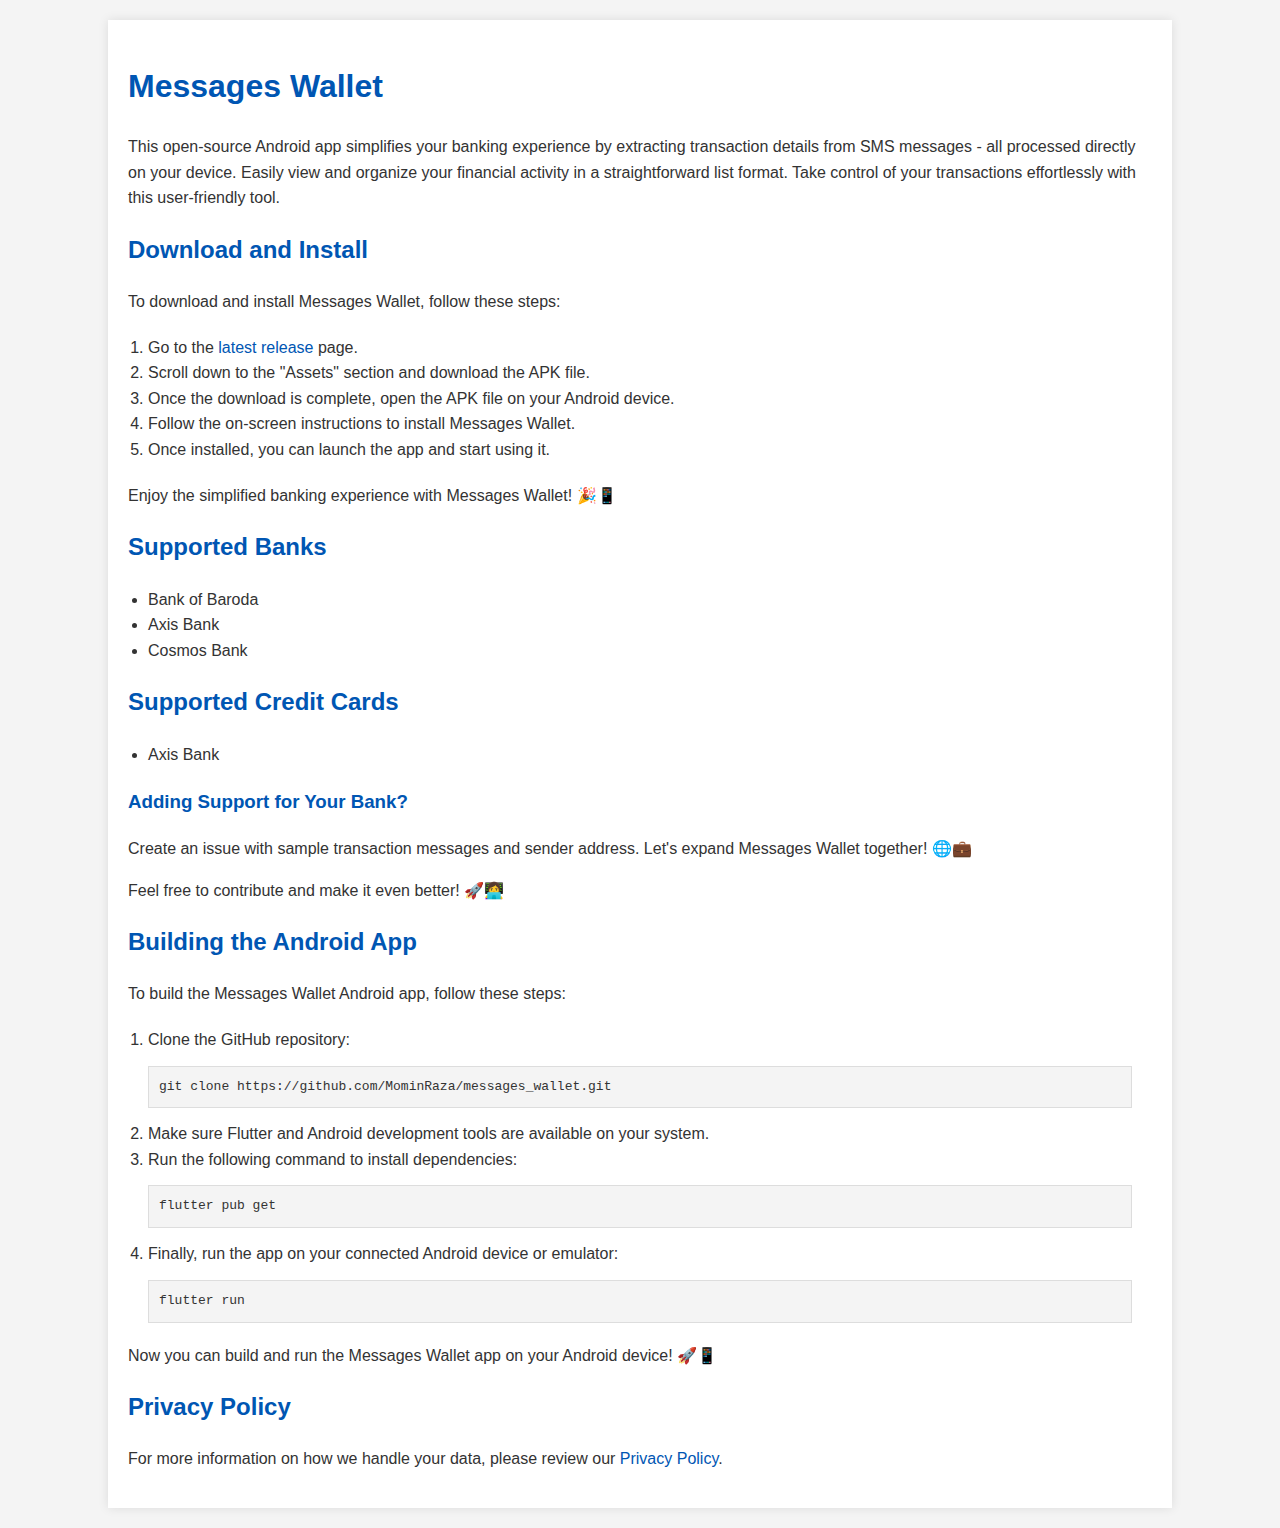
<file: docs/index.html>
<!DOCTYPE html>
<html lang="en">

<head>
    <meta charset="UTF-8">
    <meta name="viewport" content="width=device-width, initial-scale=1.0">
    <title>Messages Wallet</title>
    <link rel="stylesheet" href="styles.css">
</head>

<body>
    <div class="container">
        <h1>Messages Wallet</h1>
        <p>This open-source Android app simplifies your banking experience by extracting transaction details from SMS messages - all processed directly on your device. Easily view and organize your financial activity in a straightforward list format. Take control of your transactions effortlessly with this user-friendly tool.</p>

        <h2>Download and Install</h2>
        <p>To download and install Messages Wallet, follow these steps:</p>
        <ol>
            <li>Go to the <a href="https://github.com/MominRaza/messages_wallet/releases/latest">latest release</a> page.</li>
            <li>Scroll down to the "Assets" section and download the APK file.</li>
            <li>Once the download is complete, open the APK file on your Android device.</li>
            <li>Follow the on-screen instructions to install Messages Wallet.</li>
            <li>Once installed, you can launch the app and start using it.</li>
        </ol>
        <p>Enjoy the simplified banking experience with Messages Wallet! 🎉📱</p>

        <h2>Supported Banks</h2>
        <ul>
            <li>Bank of Baroda</li>
            <li>Axis Bank</li>
            <li>Cosmos Bank</li>
        </ul>

        <h2>Supported Credit Cards</h2>
        <ul>
            <li>Axis Bank</li>
        </ul>

        <h3>Adding Support for Your Bank?</h3>
        <p>Create an issue with sample transaction messages and sender address. Let's expand Messages Wallet together! 🌐💼</p>
        <p>Feel free to contribute and make it even better! 🚀👩‍💻</p>

        <h2>Building the Android App</h2>
        <p>To build the Messages Wallet Android app, follow these steps:</p>
        <ol>
            <li>Clone the GitHub repository:</li>
            <pre><code>git clone https://github.com/MominRaza/messages_wallet.git</code></pre>
            <li>Make sure Flutter and Android development tools are available on your system.</li>
            <li>Run the following command to install dependencies:</li>
            <pre><code>flutter pub get</code></pre>
            <li>Finally, run the app on your connected Android device or emulator:</li>
            <pre><code>flutter run</code></pre>
        </ol>
        <p>Now you can build and run the Messages Wallet app on your Android device! 🚀📱</p>

        <h2>Privacy Policy</h2>
        <p>For more information on how we handle your data, please review our <a href="privacy-policy.html">Privacy Policy</a>.</p>
    </div>
</body>

</html>
</file>
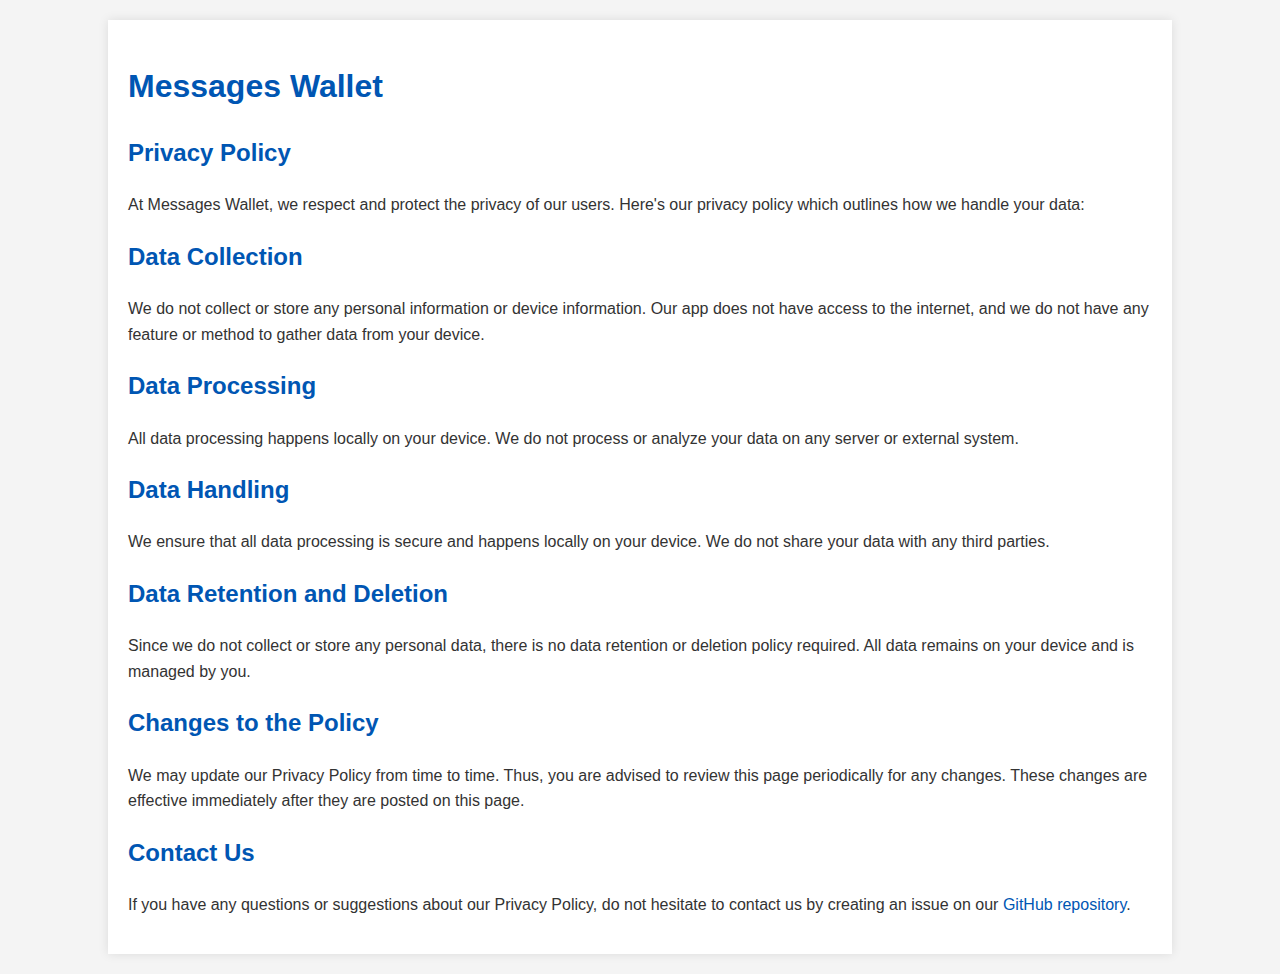
<file: docs/privacy-policy.html>
<!DOCTYPE html>
<html lang="en">

<head>
    <meta charset="UTF-8">
    <meta name="viewport" content="width=device-width, initial-scale=1.0">
    <title>Privacy Policy | Messages Wallet</title>
    <link rel="stylesheet" href="styles.css">
</head>

<body>
    <div class="container">
        <h1><a href="./index.html">Messages Wallet</a></h1>
        <h2>Privacy Policy</h2>
        <p>At Messages Wallet, we respect and protect the privacy of our users. Here's our privacy policy which outlines how we handle your data:</p>

        <h2>Data Collection</h2>
        <p>We do not collect or store any personal information or device information. Our app does not have access to the internet, and we do not have any feature or method to gather data from your device.</p>

        <h2>Data Processing</h2>
        <p>All data processing happens locally on your device. We do not process or analyze your data on any server or external system.</p>

        <h2>Data Handling</h2>
        <p>We ensure that all data processing is secure and happens locally on your device. We do not share your data with any third parties.</p>

        <h2>Data Retention and Deletion</h2>
        <p>Since we do not collect or store any personal data, there is no data retention or deletion policy required. All data remains on your device and is managed by you.</p>

        <h2>Changes to the Policy</h2>
        <p>We may update our Privacy Policy from time to time. Thus, you are advised to review this page periodically for any changes. These changes are effective immediately after they are posted on this page.</p>

        <h2>Contact Us</h2>
        <p>If you have any questions or suggestions about our Privacy Policy, do not hesitate to contact us by creating an issue on our <a href="https://github.com/MominRaza/messages_wallet/issues">GitHub repository</a>.</p>
    </div>
</body>

</html>
</file>
<file: docs/styles.css>
body {
    font-family: Arial, sans-serif;
    line-height: 1.6;
    margin: 0;
    padding: 0;
    background-color: #f4f4f4;
    color: #333;
}

h1,
h2,
h3 {
    color: #0056b3;
}

a {
    color: #0056b3;
    text-decoration: none;
}

a:hover {
    text-decoration: underline;
}

.container {
    width: 80%;
    margin: auto;
    overflow: hidden;
    padding: 20px;
    background: #fff;
    box-shadow: 0 0 10px rgba(0, 0, 0, 0.1);
    margin-block: 20px;
}

ol,
ul {
    margin: 20px 0;
    padding: 0 20px;
}

pre {
    background: #f4f4f4;
    padding: 10px;
    border: 1px solid #ddd;
    overflow-x: auto;
}
</file>
